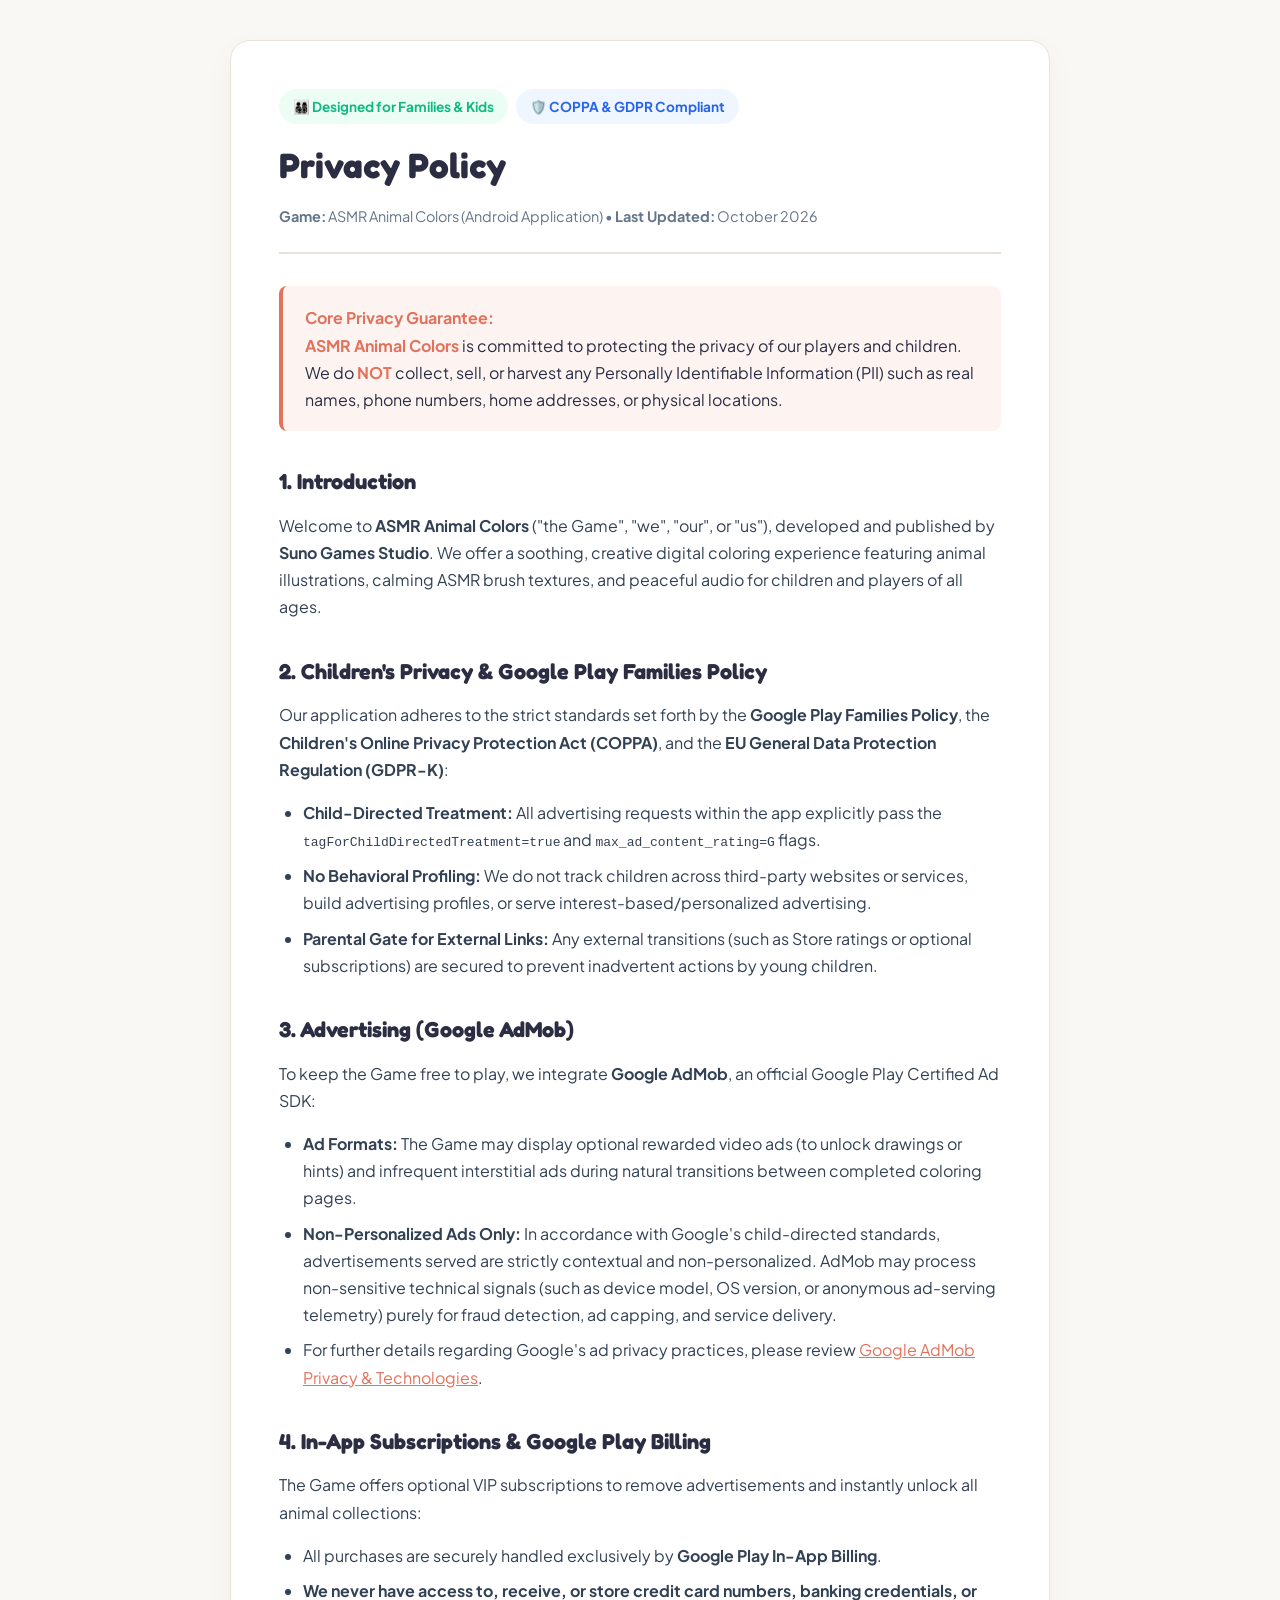
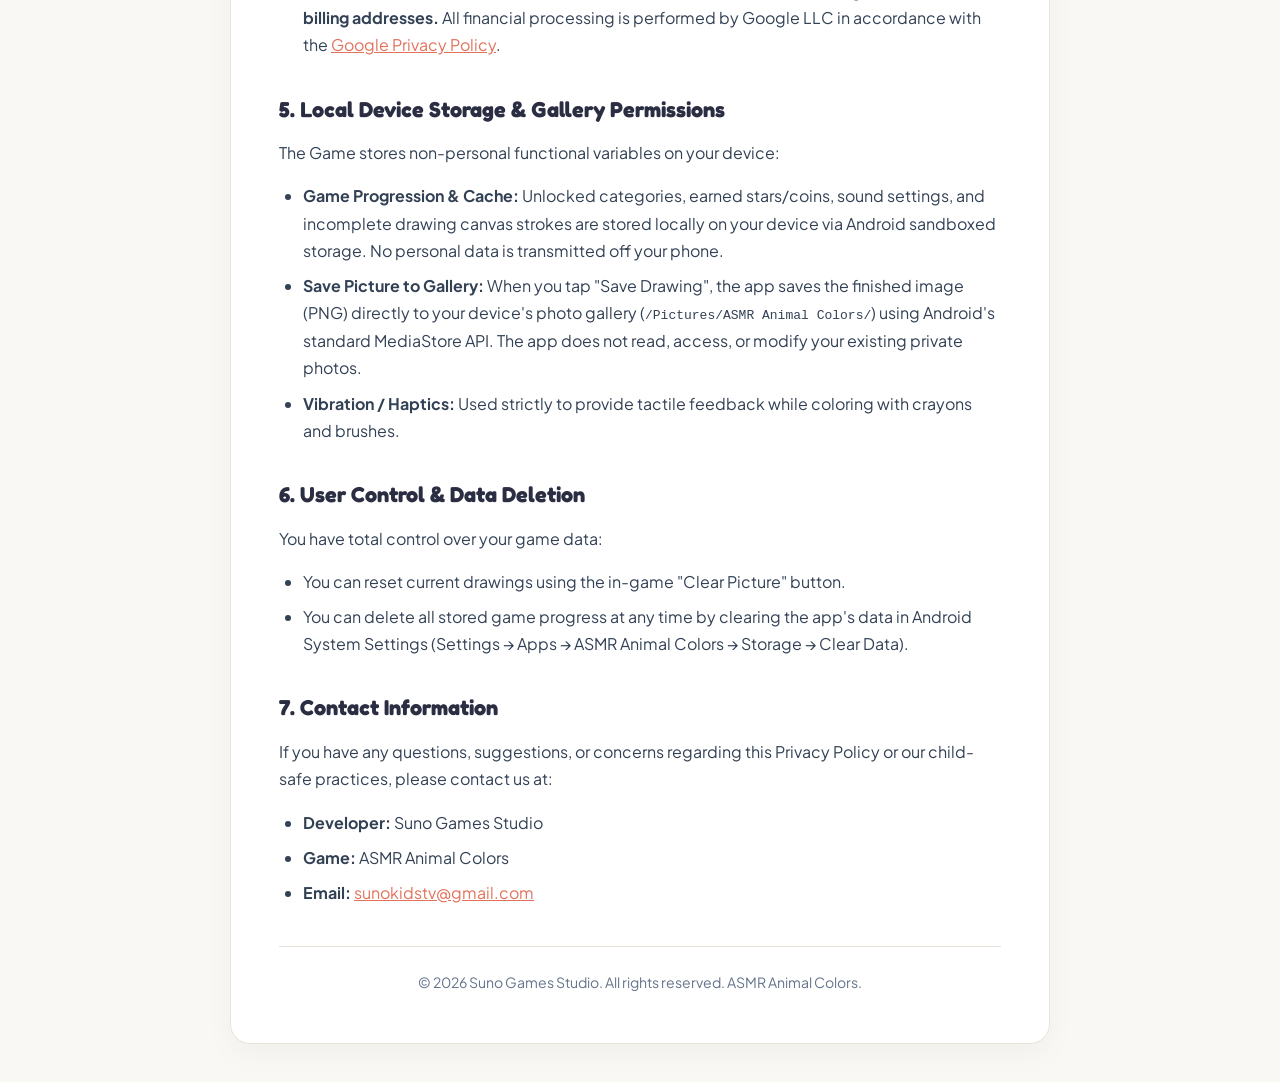
<file: privacy-policy-android.html>
<!DOCTYPE html>
<html lang="en">
<head>
  <meta charset="UTF-8">
  <meta name="viewport" content="width=device-width, initial-scale=1.0">
  <title>Privacy Policy - ASMR Animal Colors</title>
  <meta name="description" content="Privacy Policy for ASMR Animal Colors Android Game. Designed for Families, COPPA compliant, zero personal data harvesting.">
  <link rel="preconnect" href="https://fonts.googleapis.com">
  <link rel="preconnect" href="https://fonts.gstatic.com" crossorigin>
  <link href="https://fonts.googleapis.com/css2?family=Plus+Jakarta+Sans:wght@400;500;600;700;800&family=Fredoka:wght@600;700&display=swap" rel="stylesheet">
  <style>
    :root {
      --bg: #FAF8F5;
      --card-bg: #FFFFFF;
      --text: #2B2D42;
      --text-muted: #64748B;
      --accent: #E2725B;
      --accent-soft: rgba(226, 114, 91, 0.08);
      --border: #E8E2D9;
      --blue: #2563EB;
      --blue-soft: #EFF6FF;
      --green: #10B981;
      --green-soft: #ECFDF5;
    }
    * {
      box-sizing: border-box;
      margin: 0;
      padding: 0;
    }
    body {
      font-family: 'Plus Jakarta Sans', system-ui, -apple-system, sans-serif;
      background-color: var(--bg);
      color: var(--text);
      line-height: 1.7;
      padding: 40px 20px;
    }
    .container {
      max-width: 820px;
      margin: 0 auto;
      background: var(--card-bg);
      border: 1px solid var(--border);
      border-radius: 20px;
      padding: 48px;
      box-shadow: 0 10px 30px rgba(0, 0, 0, 0.04);
    }
    header {
      border-bottom: 2px solid var(--border);
      padding-bottom: 24px;
      margin-bottom: 32px;
    }
    .back-btn {
      display: inline-flex;
      align-items: center;
      gap: 8px;
      background: #f1f5f9;
      color: #334155;
      text-decoration: none;
      font-weight: 700;
      font-size: 0.95rem;
      padding: 10px 18px;
      border-radius: 999px;
      border: 1px solid #cbd5e1;
      margin-bottom: 20px;
      transition: all 0.2s ease;
    }
    .back-btn:hover {
      background: #e2e8f0;
      color: #0f172a;
    }
    .badge-container {
      display: flex;
      flex-wrap: wrap;
      gap: 8px;
      margin-bottom: 12px;
    }
    .badge {
      display: inline-flex;
      align-items: center;
      gap: 6px;
      background: var(--blue-soft);
      color: var(--blue);
      font-weight: 700;
      font-size: 0.85rem;
      padding: 6px 14px;
      border-radius: 999px;
    }
    .badge-family {
      background: var(--green-soft);
      color: var(--green);
    }
    h1 {
      font-family: 'Fredoka', cursive;
      font-size: 2.2rem;
      color: var(--text);
      margin-bottom: 8px;
    }
    .date-meta {
      font-size: 0.9rem;
      color: var(--text-muted);
    }
    h2 {
      font-family: 'Fredoka', cursive;
      font-size: 1.35rem;
      color: var(--text);
      margin: 32px 0 12px;
      display: flex;
      align-items: center;
      gap: 8px;
    }
    p {
      margin-bottom: 16px;
      color: #334155;
    }
    ul {
      margin: 12px 0 20px 24px;
      color: #334155;
    }
    li {
      margin-bottom: 8px;
    }
    .highlight-card {
      background: var(--accent-soft);
      border-left: 4px solid var(--accent);
      padding: 18px 22px;
      border-radius: 8px;
      margin: 20px 0;
    }
    .highlight-card strong {
      color: var(--accent);
    }
    .footer {
      border-top: 1px solid var(--border);
      margin-top: 40px;
      padding-top: 24px;
      font-size: 0.88rem;
      color: var(--text-muted);
      text-align: center;
    }
    a {
      color: var(--accent);
      text-decoration: underline;
    }
    a:hover {
      text-decoration: none;
    }
    @media (max-width: 600px) {
      .container {
        padding: 24px;
        border-radius: 14px;
      }
      h1 {
        font-size: 1.7rem;
      }
    }
  </style>
</head>
<body>
  <div class="container">
    <header>
      <div class="badge-container">
        <div class="badge badge-family">👨‍👩‍👧‍👦 Designed for Families &amp; Kids</div>
        <div class="badge">🛡️ COPPA &amp; GDPR Compliant</div>
      </div>
      <h1>Privacy Policy</h1>
      <div class="date-meta">
        <strong>Game:</strong> ASMR Animal Colors (Android Application) &bull; 
        <strong>Last Updated:</strong> October 2026
      </div>
    </header>

    <div class="highlight-card">
      <strong>Core Privacy Guarantee:</strong><br>
      <strong>ASMR Animal Colors</strong> is committed to protecting the privacy of our players and children. We do <strong>NOT</strong> collect, sell, or harvest any Personally Identifiable Information (PII) such as real names, phone numbers, home addresses, or physical locations.
    </div>

    <h2>1. Introduction</h2>
    <p>Welcome to <strong>ASMR Animal Colors</strong> ("the Game", "we", "our", or "us"), developed and published by <strong>Suno Games Studio</strong>. We offer a soothing, creative digital coloring experience featuring animal illustrations, calming ASMR brush textures, and peaceful audio for children and players of all ages.</p>

    <h2>2. Children's Privacy &amp; Google Play Families Policy</h2>
    <p>Our application adheres to the strict standards set forth by the <strong>Google Play Families Policy</strong>, the <strong>Children's Online Privacy Protection Act (COPPA)</strong>, and the <strong>EU General Data Protection Regulation (GDPR-K)</strong>:</p>
    <ul>
      <li><strong>Child-Directed Treatment:</strong> All advertising requests within the app explicitly pass the <code>tagForChildDirectedTreatment=true</code> and <code>max_ad_content_rating=G</code> flags.</li>
      <li><strong>No Behavioral Profiling:</strong> We do not track children across third-party websites or services, build advertising profiles, or serve interest-based/personalized advertising.</li>
      <li><strong>Parental Gate for External Links:</strong> Any external transitions (such as Store ratings or optional subscriptions) are secured to prevent inadvertent actions by young children.</li>
    </ul>

    <h2>3. Advertising (Google AdMob)</h2>
    <p>To keep the Game free to play, we integrate <strong>Google AdMob</strong>, an official Google Play Certified Ad SDK:</p>
    <ul>
      <li><strong>Ad Formats:</strong> The Game may display optional rewarded video ads (to unlock drawings or hints) and infrequent interstitial ads during natural transitions between completed coloring pages.</li>
      <li><strong>Non-Personalized Ads Only:</strong> In accordance with Google's child-directed standards, advertisements served are strictly contextual and non-personalized. AdMob may process non-sensitive technical signals (such as device model, OS version, or anonymous ad-serving telemetry) purely for fraud detection, ad capping, and service delivery.</li>
      <li>For further details regarding Google's ad privacy practices, please review <a href="https://policies.google.com/technologies/ads" target="_blank" rel="noopener">Google AdMob Privacy &amp; Technologies</a>.</li>
    </ul>

    <h2>4. In-App Subscriptions &amp; Google Play Billing</h2>
    <p>The Game offers optional VIP subscriptions to remove advertisements and instantly unlock all animal collections:</p>
    <ul>
      <li>All purchases are securely handled exclusively by <strong>Google Play In-App Billing</strong>.</li>
      <li><strong>We never have access to, receive, or store credit card numbers, banking credentials, or billing addresses.</strong> All financial processing is performed by Google LLC in accordance with the <a href="https://policies.google.com/privacy" target="_blank" rel="noopener">Google Privacy Policy</a>.</li>
    </ul>

    <h2>5. Local Device Storage &amp; Gallery Permissions</h2>
    <p>The Game stores non-personal functional variables on your device:</p>
    <ul>
      <li><strong>Game Progression &amp; Cache:</strong> Unlocked categories, earned stars/coins, sound settings, and incomplete drawing canvas strokes are stored locally on your device via Android sandboxed storage. No personal data is transmitted off your phone.</li>
      <li><strong>Save Picture to Gallery:</strong> When you tap "Save Drawing", the app saves the finished image (PNG) directly to your device's photo gallery (<code>/Pictures/ASMR Animal Colors/</code>) using Android's standard MediaStore API. The app does not read, access, or modify your existing private photos.</li>
      <li><strong>Vibration / Haptics:</strong> Used strictly to provide tactile feedback while coloring with crayons and brushes.</li>
    </ul>

    <h2>6. User Control &amp; Data Deletion</h2>
    <p>You have total control over your game data:</p>
    <ul>
      <li>You can reset current drawings using the in-game "Clear Picture" button.</li>
      <li>You can delete all stored game progress at any time by clearing the app's data in Android System Settings (Settings &rarr; Apps &rarr; ASMR Animal Colors &rarr; Storage &rarr; Clear Data).</li>
    </ul>

    <h2>7. Contact Information</h2>
    <p>If you have any questions, suggestions, or concerns regarding this Privacy Policy or our child-safe practices, please contact us at:</p>
    <ul>
      <li><strong>Developer:</strong> Suno Games Studio</li>
      <li><strong>Game:</strong> ASMR Animal Colors</li>
      <li><strong>Email:</strong> <a href="mailto:sunokidstv@gmail.com">sunokidstv@gmail.com</a></li>
    </ul>

    <div class="footer">
      &copy; 2026 Suno Games Studio. All rights reserved. ASMR Animal Colors.
    </div>
  </div>
</body>
</html>
</file>
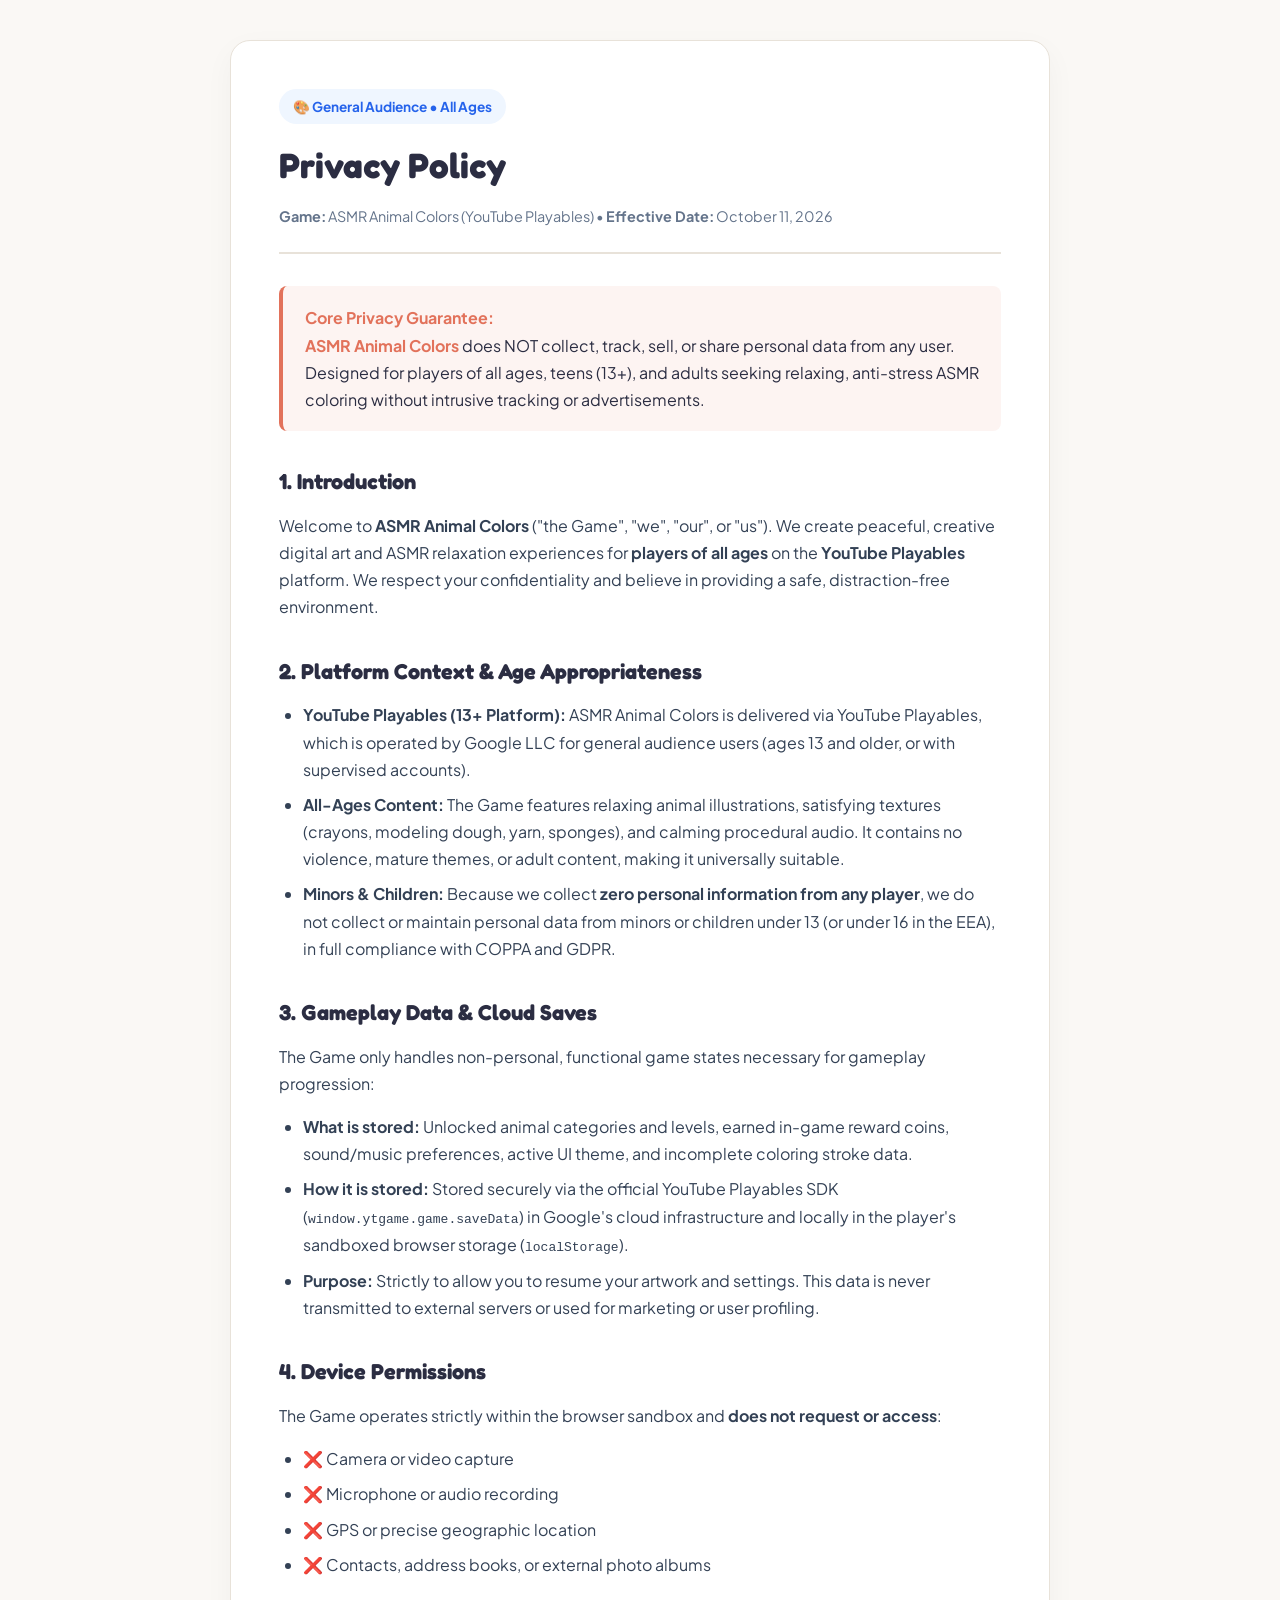
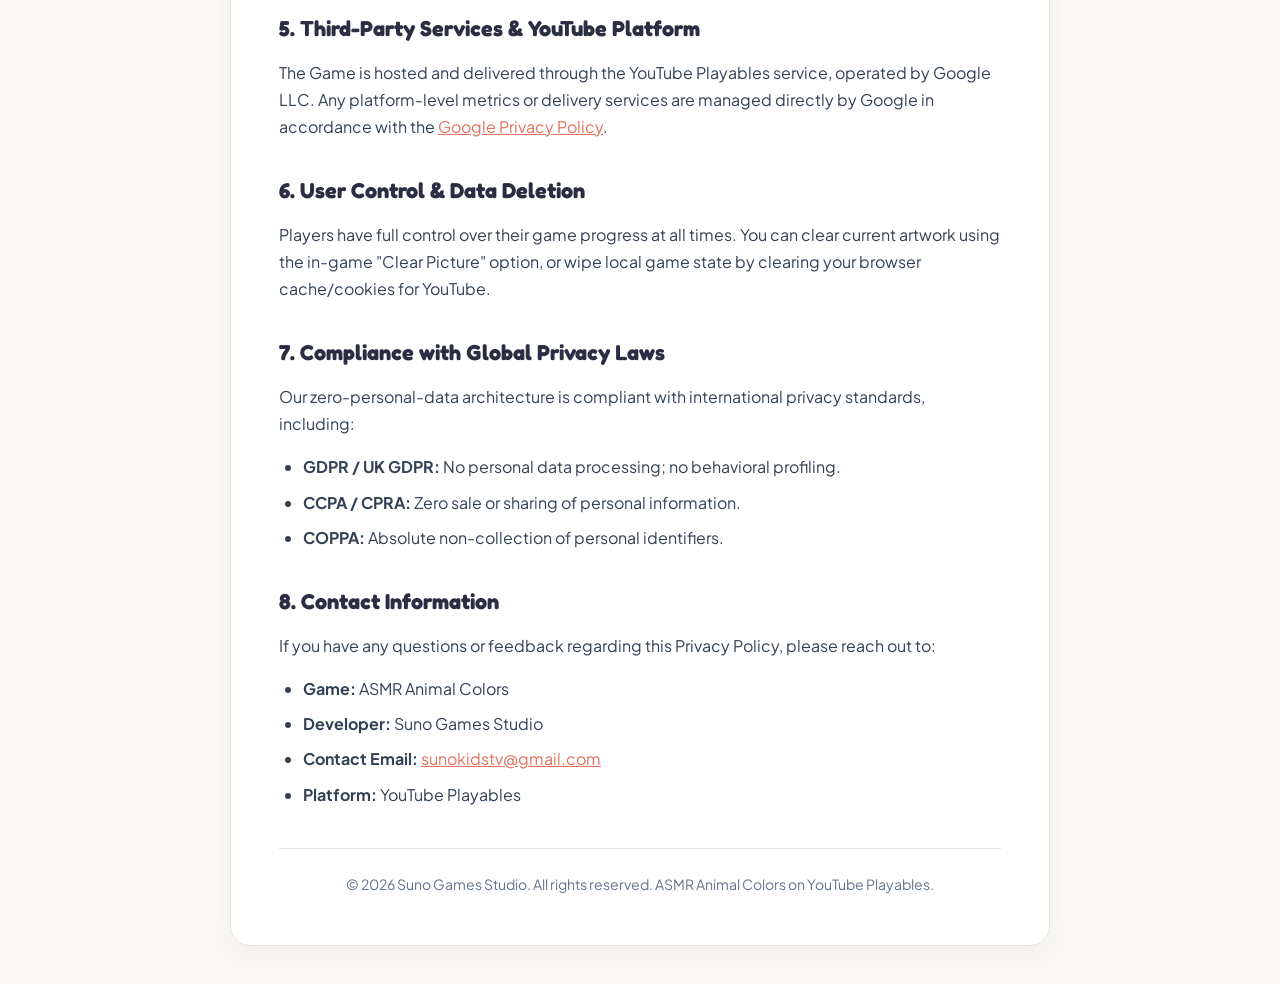
<file: privacy-policy.html>
<!DOCTYPE html>
<html lang="en">
<head>
  <meta charset="UTF-8">
  <meta name="viewport" content="width=device-width, initial-scale=1.0">
  <title>Privacy Policy - ASMR Animal Colors</title>
  <meta name="description" content="Privacy Policy for ASMR Animal Colors on YouTube Playables. General audience, all ages, zero personal data collection.">
  <link rel="preconnect" href="https://fonts.googleapis.com">
  <link rel="preconnect" href="https://fonts.gstatic.com" crossorigin>
  <link href="https://fonts.googleapis.com/css2?family=Plus+Jakarta+Sans:wght@400;500;600;700;800&family=Fredoka:wght@600;700&display=swap" rel="stylesheet">
  <style>
    :root {
      --bg: #FAF8F5;
      --card-bg: #FFFFFF;
      --text: #2B2D42;
      --text-muted: #64748B;
      --accent: #E2725B;
      --accent-soft: rgba(226, 114, 91, 0.08);
      --border: #E8E2D9;
      --blue: #2563EB;
      --blue-soft: #EFF6FF;
    }
    * {
      box-sizing: border-box;
      margin: 0;
      padding: 0;
    }
    body {
      font-family: 'Plus Jakarta Sans', system-ui, -apple-system, sans-serif;
      background-color: var(--bg);
      color: var(--text);
      line-height: 1.7;
      padding: 40px 20px;
    }
    .container {
      max-width: 820px;
      margin: 0 auto;
      background: var(--card-bg);
      border: 1px solid var(--border);
      border-radius: 20px;
      padding: 48px;
      box-shadow: 0 10px 30px rgba(0, 0, 0, 0.04);
    }
    header {
      border-bottom: 2px solid var(--border);
      padding-bottom: 24px;
      margin-bottom: 32px;
    }
    .badge {
      display: inline-flex;
      align-items: center;
      gap: 6px;
      background: var(--blue-soft);
      color: var(--blue);
      font-weight: 700;
      font-size: 0.85rem;
      padding: 6px 14px;
      border-radius: 999px;
      margin-bottom: 12px;
    }
    h1 {
      font-family: 'Fredoka', cursive;
      font-size: 2.2rem;
      color: var(--text);
      margin-bottom: 8px;
    }
    .date-meta {
      font-size: 0.9rem;
      color: var(--text-muted);
    }
    h2 {
      font-family: 'Fredoka', cursive;
      font-size: 1.35rem;
      color: var(--text);
      margin: 32px 0 12px;
      display: flex;
      align-items: center;
      gap: 8px;
    }
    p {
      margin-bottom: 16px;
      color: #334155;
    }
    ul {
      margin: 12px 0 20px 24px;
      color: #334155;
    }
    li {
      margin-bottom: 8px;
    }
    .highlight-card {
      background: var(--accent-soft);
      border-left: 4px solid var(--accent);
      padding: 18px 22px;
      border-radius: 8px;
      margin: 20px 0;
    }
    .highlight-card strong {
      color: var(--accent);
    }
    .footer {
      border-top: 1px solid var(--border);
      margin-top: 40px;
      padding-top: 24px;
      font-size: 0.88rem;
      color: var(--text-muted);
      text-align: center;
    }
    a {
      color: var(--accent);
      text-decoration: underline;
    }
    a:hover {
      text-decoration: none;
    }
    @media (max-width: 600px) {
      .container {
        padding: 24px;
        border-radius: 14px;
      }
      h1 {
        font-size: 1.7rem;
      }
    }
  </style>
</head>
<body>
  <div class="container">
    <header>
      <div class="badge">🎨 General Audience &bull; All Ages</div>
      <h1>Privacy Policy</h1>
      <div class="date-meta">
        <strong>Game:</strong> ASMR Animal Colors (YouTube Playables) &bull; 
        <strong>Effective Date:</strong> October 11, 2026
      </div>
    </header>

    <div class="highlight-card">
      <strong>Core Privacy Guarantee:</strong><br>
      <strong>ASMR Animal Colors</strong> does NOT collect, track, sell, or share personal data from any user. Designed for players of all ages, teens (13+), and adults seeking relaxing, anti-stress ASMR coloring without intrusive tracking or advertisements.
    </div>

    <h2>1. Introduction</h2>
    <p>Welcome to <strong>ASMR Animal Colors</strong> ("the Game", "we", "our", or "us"). We create peaceful, creative digital art and ASMR relaxation experiences for <strong>players of all ages</strong> on the <strong>YouTube Playables</strong> platform. We respect your confidentiality and believe in providing a safe, distraction-free environment.</p>

    <h2>2. Platform Context & Age Appropriateness</h2>
    <ul>
      <li><strong>YouTube Playables (13+ Platform):</strong> ASMR Animal Colors is delivered via YouTube Playables, which is operated by Google LLC for general audience users (ages 13 and older, or with supervised accounts).</li>
      <li><strong>All-Ages Content:</strong> The Game features relaxing animal illustrations, satisfying textures (crayons, modeling dough, yarn, sponges), and calming procedural audio. It contains no violence, mature themes, or adult content, making it universally suitable.</li>
      <li><strong>Minors & Children:</strong> Because we collect <strong>zero personal information from any player</strong>, we do not collect or maintain personal data from minors or children under 13 (or under 16 in the EEA), in full compliance with COPPA and GDPR.</li>
    </ul>

    <h2>3. Gameplay Data & Cloud Saves</h2>
    <p>The Game only handles non-personal, functional game states necessary for gameplay progression:</p>
    <ul>
      <li><strong>What is stored:</strong> Unlocked animal categories and levels, earned in-game reward coins, sound/music preferences, active UI theme, and incomplete coloring stroke data.</li>
      <li><strong>How it is stored:</strong> Stored securely via the official YouTube Playables SDK (<code>window.ytgame.game.saveData</code>) in Google's cloud infrastructure and locally in the player's sandboxed browser storage (<code>localStorage</code>).</li>
      <li><strong>Purpose:</strong> Strictly to allow you to resume your artwork and settings. This data is never transmitted to external servers or used for marketing or user profiling.</li>
    </ul>

    <h2>4. Device Permissions</h2>
    <p>The Game operates strictly within the browser sandbox and <strong>does not request or access</strong>:</p>
    <ul>
      <li>❌ Camera or video capture</li>
      <li>❌ Microphone or audio recording</li>
      <li>❌ GPS or precise geographic location</li>
      <li>❌ Contacts, address books, or external photo albums</li>
    </ul>

    <h2>5. Third-Party Services & YouTube Platform</h2>
    <p>The Game is hosted and delivered through the YouTube Playables service, operated by Google LLC. Any platform-level metrics or delivery services are managed directly by Google in accordance with the <a href="https://policies.google.com/privacy" target="_blank" rel="noopener">Google Privacy Policy</a>.</p>

    <h2>6. User Control & Data Deletion</h2>
    <p>Players have full control over their game progress at all times. You can clear current artwork using the in-game "Clear Picture" option, or wipe local game state by clearing your browser cache/cookies for YouTube.</p>

    <h2>7. Compliance with Global Privacy Laws</h2>
    <p>Our zero-personal-data architecture is compliant with international privacy standards, including:</p>
    <ul>
      <li><strong>GDPR / UK GDPR:</strong> No personal data processing; no behavioral profiling.</li>
      <li><strong>CCPA / CPRA:</strong> Zero sale or sharing of personal information.</li>
      <li><strong>COPPA:</strong> Absolute non-collection of personal identifiers.</li>
    </ul>

    <h2>8. Contact Information</h2>
    <p>If you have any questions or feedback regarding this Privacy Policy, please reach out to:</p>
    <ul>
      <li><strong>Game:</strong> ASMR Animal Colors</li>
      <li><strong>Developer:</strong> Suno Games Studio</li>
      <li><strong>Contact Email:</strong> <a href="mailto:sunokidstv@gmail.com">sunokidstv@gmail.com</a></li>
      <li><strong>Platform:</strong> YouTube Playables</li>
    </ul>

    <div class="footer">
      &copy; 2026 Suno Games Studio. All rights reserved. ASMR Animal Colors on YouTube Playables.
    </div>
  </div>
</body>
</html>
</file>
